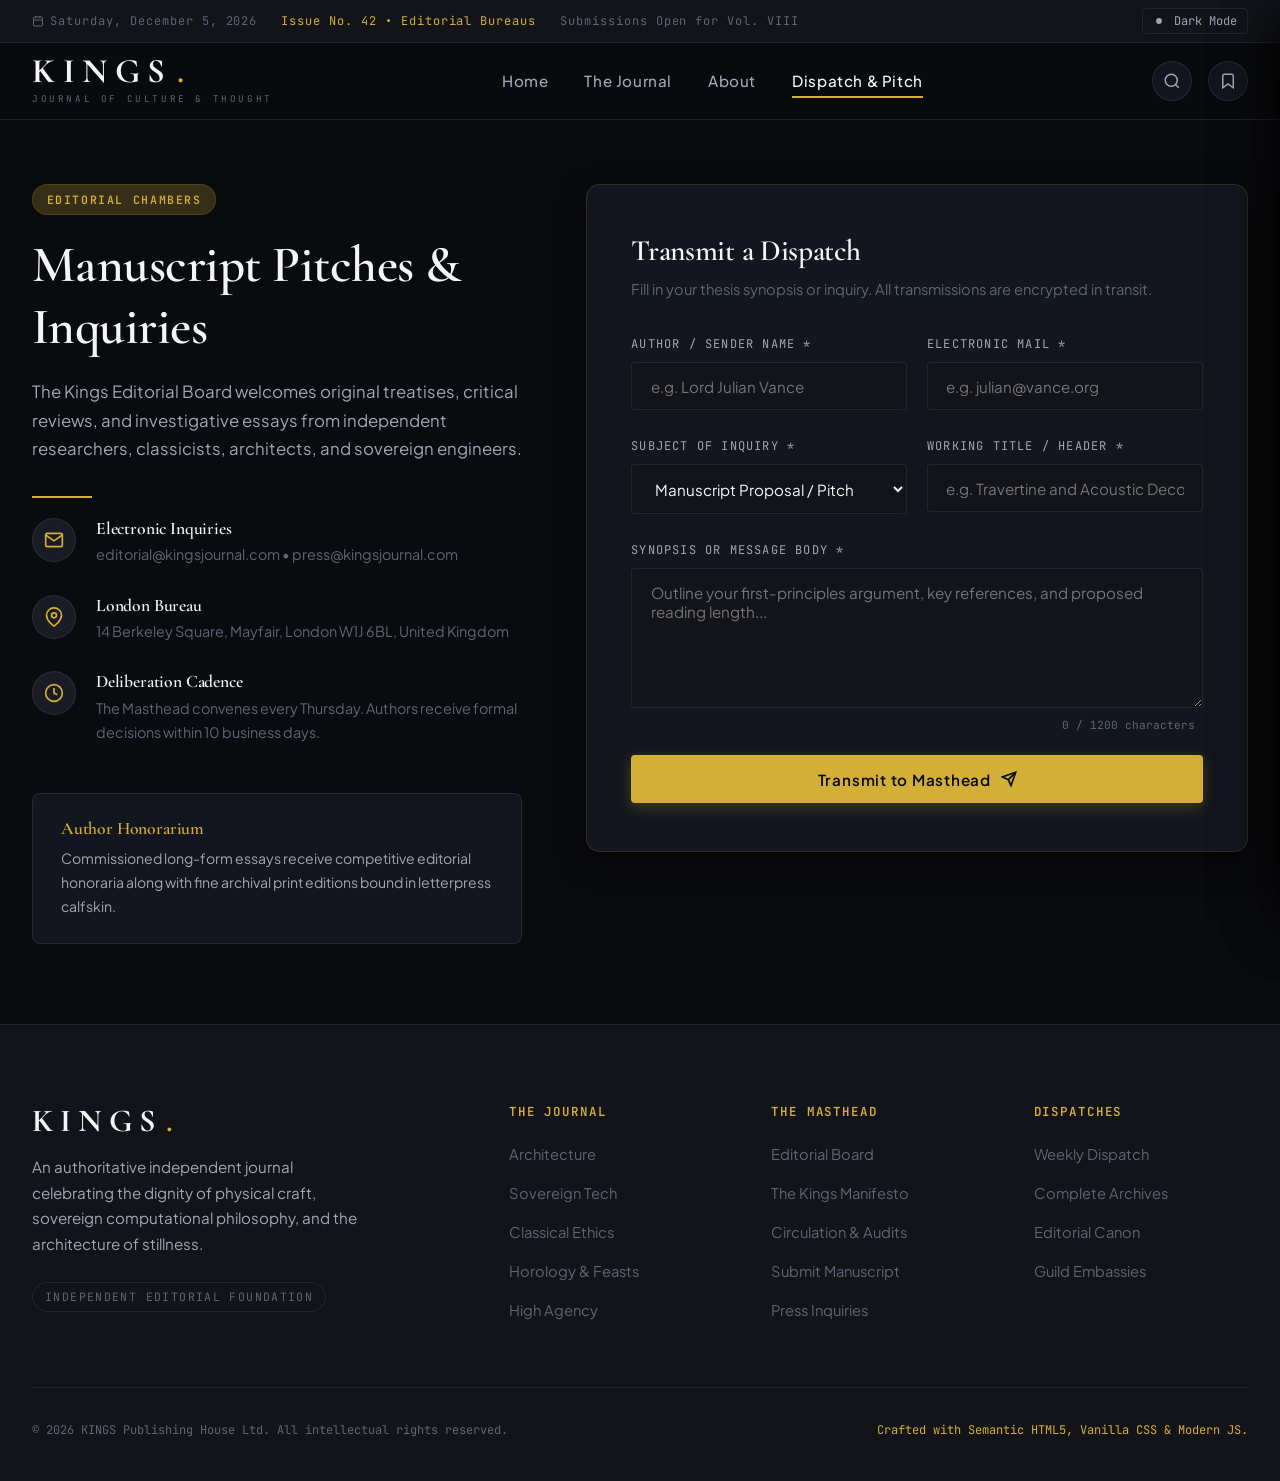
<file: contact.html>
<!DOCTYPE html>
<html lang="en" data-theme="dark">
<head>
  <meta charset="UTF-8">
  <meta name="viewport" content="width=device-width, initial-scale=1.0">
  <title>Dispatch & Pitch — KINGS Editorial Magazine</title>
  <meta name="description" content="Submit manuscript proposals, contact our London, Vienna, and Geneva bureaus, or inquire about private guild syndication.">
  <meta name="keywords" content="Contact Kings Magazine, Submit Essay, Manuscript Pitch, Editorial Board, Bureaus, London, Vienna, Geneva">

  <!-- Core Stylesheets -->
  <link rel="stylesheet" href="styles/main.css">
  <link rel="stylesheet" href="styles/components.css">
  <link rel="stylesheet" href="styles/pages.css">
</head>
<body>

  <!-- Top Global Reading Progress Bar -->
  <div id="readingProgressBar"></div>

  <!-- Masthead Utility Bar -->
  <div class="masthead-bar">
    <div class="container">
      <div class="masthead-meta">
        <span class="masthead-item">
          <svg viewBox="0 0 24 24" width="12" height="12" fill="none" stroke="currentColor" stroke-width="2">
            <rect x="3" y="4" width="18" height="18" rx="2" ry="2"></rect>
            <line x1="16" y1="2" x2="16" y2="6"></line>
            <line x1="8" y1="2" x2="8" y2="6"></line>
            <line x1="3" y1="10" x2="21" y2="10"></line>
          </svg>
          <span class="masthead-live-date">Monday, October 5, 2026</span>
        </span>
        <span class="masthead-item" style="color: var(--accent-gold);">
          Issue No. 42 • Editorial Bureaus
        </span>
        <span class="masthead-item hide-on-mobile">
          Submissions Open for Vol. VIII
        </span>
      </div>

      <div class="masthead-actions">
        <button class="theme-toggle-btn" id="themeToggleBtn" aria-label="Toggle visual theme">
          <svg class="theme-icon" viewBox="0 0 24 24">
            <circle cx="12" cy="12" r="5"></circle>
            <line x1="12" y1="1" x2="12" y2="3"></line>
            <line x1="12" y1="21" x2="12" y2="23"></line>
            <line x1="4.22" y1="4.22" x2="5.64" y2="5.64"></line>
            <line x1="18.36" y1="18.36" x2="19.78" y2="19.78"></line>
            <line x1="1" y1="12" x2="3" y2="12"></line>
            <line x1="21" y1="12" x2="23" y2="12"></line>
            <line x1="4.22" y1="19.78" x2="5.64" y2="18.36"></line>
            <line x1="18.36" y1="5.64" x2="19.78" y2="4.22"></line>
          </svg>
          <span class="theme-toggle-label">Dark Mode</span>
        </button>
      </div>
    </div>
  </div>

  <!-- Sticky Main Header Navigation -->
  <header class="site-header" id="siteHeader">
    <div class="container">
      <a href="index.html" class="brand-logo-wrap" aria-label="Kings Editorial Journal">
        <span class="brand-logo">KINGS<span class="logo-dot">.</span></span>
        <span class="brand-tagline">Journal of Culture & Thought</span>
      </a>

      <!-- Desktop Navigation Links -->
      <nav aria-label="Primary Navigation">
        <ul class="nav-links">
          <li><a href="index.html" class="nav-link">Home</a></li>
          <li><a href="blogs.html" class="nav-link">The Journal</a></li>
          <li><a href="about.html" class="nav-link">About</a></li>
          <li><a href="contact.html" class="nav-link active">Dispatch & Pitch</a></li>
        </ul>
      </nav>

      <!-- Navigation Actions -->
      <div class="nav-actions">
        <a href="blogs.html" class="nav-icon-btn" title="Search articles" aria-label="Search articles">
          <svg viewBox="0 0 24 24" fill="none" stroke="currentColor" stroke-width="2">
            <circle cx="11" cy="11" r="8"></circle>
            <line x1="21" y1="21" x2="16.65" y2="16.65"></line>
          </svg>
        </a>

        <button class="nav-icon-btn bookmarks-drawer-trigger" title="Saved essays" aria-label="Open reading list">
          <svg viewBox="0 0 24 24" fill="none" stroke="currentColor" stroke-width="2">
            <path d="M19 21l-7-5-7 5V5a2 2 0 0 1 2-2h10a2 2 0 0 1 2 2z"></path>
          </svg>
          <span class="bookmark-count-badge" style="display: none;">0</span>
        </button>

        <button class="mobile-menu-toggle" aria-label="Open navigation menu">
          <svg viewBox="0 0 24 24" fill="none" stroke="currentColor" stroke-width="2">
            <line x1="3" y1="12" x2="21" y2="12"></line>
            <line x1="3" y1="6" x2="21" y2="6"></line>
            <line x1="3" y1="18" x2="21" y2="18"></line>
          </svg>
        </button>
      </div>
    </div>
  </header>

  <!-- Mobile Drawer -->
  <div class="mobile-drawer-overlay"></div>
  <aside class="mobile-drawer" aria-label="Mobile Navigation">
    <div>
      <div class="mobile-drawer-header">
        <span class="brand-logo" style="font-size: 1.8rem;">KINGS<span class="logo-dot">.</span></span>
        <button class="reader-close-btn mobile-drawer-close" aria-label="Close menu">✕</button>
      </div>
      <ul class="mobile-drawer-links">
        <li><a href="index.html" class="mobile-nav-link">Home <span>→</span></a></li>
        <li><a href="blogs.html" class="mobile-nav-link">The Journal <span>→</span></a></li>
        <li><a href="about.html" class="mobile-nav-link">About <span>→</span></a></li>
        <li><a href="contact.html" class="mobile-nav-link active">Dispatch & Pitch <span>→</span></a></li>
      </ul>
    </div>
  </aside>

  <!-- Bookmarks Slide-out Drawer -->
  <div class="bookmarks-drawer-overlay mobile-drawer-overlay"></div>
  <aside class="bookmarks-drawer" aria-label="Saved Bookmarks">
    <div class="bookmarks-header">
      <h3 style="font-size: 1.35rem;">Reading Sanctuary</h3>
      <button class="reader-close-btn bookmarks-drawer-close" aria-label="Close reading sanctuary">✕</button>
    </div>
    <div class="bookmarks-list">
      <!-- Injected via scripts/main.js -->
    </div>
  </aside>

  <!-- Main Contact Content -->
  <main id="mainContent">
    <div class="container">
      <div class="contact-split-wrap">
        
        <!-- Left Column: Bureau Info & Guidelines -->
        <div class="contact-info-col">
          <span class="badge-gold" style="margin-bottom: 1.25rem;">Editorial Chambers</span>
          <h1>Manuscript Pitches & Inquiries</h1>
          <p>
            The Kings Editorial Board welcomes original treatises, critical reviews, and investigative essays from independent researchers, classicists, architects, and sovereign engineers.
          </p>
          <div class="gold-rule"></div>

          <div class="contact-detail-list">
            <div class="contact-detail-item">
              <div class="contact-icon-bubble">
                <svg viewBox="0 0 24 24" fill="none" stroke="currentColor" stroke-width="2">
                  <path d="M4 4h16c1.1 0 2 .9 2 2v12c0 1.1-.9 2-2 2H4c-1.1 0-2-.9-2-2V6c0-1.1.9-2 2-2z"></path>
                  <polyline points="22,6 12,13 2,6"></polyline>
                </svg>
              </div>
              <div>
                <h4>Electronic Inquiries</h4>
                <p>editorial@kingsjournal.com • press@kingsjournal.com</p>
              </div>
            </div>

            <div class="contact-detail-item">
              <div class="contact-icon-bubble">
                <svg viewBox="0 0 24 24" fill="none" stroke="currentColor" stroke-width="2">
                  <path d="M21 10c0 7-9 13-9 13s-9-6-9-13a9 9 0 0 1 18 0z"></path>
                  <circle cx="12" cy="10" r="3"></circle>
                </svg>
              </div>
              <div>
                <h4>London Bureau</h4>
                <p>14 Berkeley Square, Mayfair, London W1J 6BL, United Kingdom</p>
              </div>
            </div>

            <div class="contact-detail-item">
              <div class="contact-icon-bubble">
                <svg viewBox="0 0 24 24" fill="none" stroke="currentColor" stroke-width="2">
                  <circle cx="12" cy="12" r="10"></circle>
                  <polyline points="12 6 12 12 16 14"></polyline>
                </svg>
              </div>
              <div>
                <h4>Deliberation Cadence</h4>
                <p>The Masthead convenes every Thursday. Authors receive formal decisions within 10 business days.</p>
              </div>
            </div>
          </div>

          <div style="background: var(--bg-card); border: 1px solid var(--border-subtle); border-radius: var(--radius-md); padding: 1.5rem 1.75rem;">
            <h4 style="font-size: 1.1rem; margin-bottom: 0.5rem; color: var(--accent-gold);">Author Honorarium</h4>
            <p style="font-size: 0.88rem; color: var(--text-secondary); margin-bottom: 0;">
              Commissioned long-form essays receive competitive editorial honoraria along with fine archival print editions bound in letterpress calfskin.
            </p>
          </div>
        </div>

        <!-- Right Column: Interactive Pitch Form -->
        <div>
          <div class="pitch-form-card">
            <h3 style="font-size: 1.85rem; margin-bottom: 0.5rem;">Transmit a Dispatch</h3>
            <p style="font-size: 0.92rem; color: var(--text-muted); margin-bottom: 2rem;">
              Fill in your thesis synopsis or inquiry. All transmissions are encrypted in transit.
            </p>

            <form id="pitchForm" novalidate>
              <div class="form-row">
                <div class="form-group">
                  <label class="form-label" for="pitchName">Author / Sender Name *</label>
                  <input type="text" id="pitchName" class="form-input" placeholder="e.g. Lord Julian Vance" required>
                </div>
                <div class="form-group">
                  <label class="form-label" for="pitchEmail">Electronic Mail *</label>
                  <input type="email" id="pitchEmail" class="form-input" placeholder="e.g. julian@vance.org" required>
                </div>
              </div>

              <div class="form-row">
                <div class="form-group">
                  <label class="form-label" for="pitchType">Subject of Inquiry *</label>
                  <select id="pitchType" class="form-select">
                    <option value="pitch">Manuscript Proposal / Pitch</option>
                    <option value="press">Press & Syndication Rights</option>
                    <option value="guild">Private Guild Membership</option>
                    <option value="letter">Letter to the Chief Editor</option>
                  </select>
                </div>
                <div class="form-group">
                  <label class="form-label" for="pitchSubject">Working Title / Header *</label>
                  <input type="text" id="pitchSubject" class="form-input" placeholder="e.g. Travertine and Acoustic Decoupling" required>
                </div>
              </div>

              <div class="form-group" style="margin-bottom: 2.5rem;">
                <label class="form-label" for="pitchMessage">Synopsis or Message Body *</label>
                <textarea id="pitchMessage" class="form-textarea" placeholder="Outline your first-principles argument, key references, and proposed reading length..." required></textarea>
                <span class="char-counter" id="pitchCharCount">0 / 1200 characters</span>
              </div>

              <button type="submit" class="btn-gold" style="width: 100%; font-size: 0.95rem; padding: 0.9rem;">
                Transmit to Masthead
                <svg viewBox="0 0 24 24" width="16" height="16" fill="none" stroke="currentColor" stroke-width="2.5">
                  <line x1="22" y1="2" x2="11" y2="13"></line>
                  <polygon points="22 2 15 22 11 13 2 9 22 2"></polygon>
                </svg>
              </button>
            </form>
          </div>
        </div>

      </div>
    </div>
  </main>

  <!-- Editorial Global Footer -->
  <footer class="site-footer">
    <div class="container">
      <div class="footer-grid">
        <div class="footer-brand">
          <a href="index.html" class="brand-logo" style="font-size: 2rem;">KINGS<span class="logo-dot">.</span></a>
          <p>
            An authoritative independent journal celebrating the dignity of physical craft, sovereign computational philosophy, and the architecture of stillness.
          </p>
          <div style="margin-top: 1.5rem;">
            <span class="badge-outline">Independent Editorial Foundation</span>
          </div>
        </div>

        <div class="footer-col">
          <h5>The Journal</h5>
          <ul class="footer-links">
            <li><a href="blogs.html?cat=architecture" class="footer-link">Architecture</a></li>
            <li><a href="blogs.html?cat=technology" class="footer-link">Sovereign Tech</a></li>
            <li><a href="blogs.html?cat=philosophy" class="footer-link">Classical Ethics</a></li>
            <li><a href="blogs.html?cat=culture" class="footer-link">Horology & Feasts</a></li>
            <li><a href="blogs.html?cat=leadership" class="footer-link">High Agency</a></li>
          </ul>
        </div>

        <div class="footer-col">
          <h5>The Masthead</h5>
          <ul class="footer-links">
            <li><a href="about.html" class="footer-link">Editorial Board</a></li>
            <li><a href="about.html#manifesto" class="footer-link">The Kings Manifesto</a></li>
            <li><a href="about.html#metrics" class="footer-link">Circulation & Audits</a></li>
            <li><a href="contact.html" class="footer-link">Submit Manuscript</a></li>
            <li><a href="contact.html" class="footer-link">Press Inquiries</a></li>
          </ul>
        </div>

        <div class="footer-col">
          <h5>Dispatches</h5>
          <ul class="footer-links">
            <li><a href="index.html#dispatchHeading" class="footer-link">Weekly Dispatch</a></li>
            <li><a href="blogs.html" class="footer-link">Complete Archives</a></li>
            <li><a href="RULES.md" class="footer-link">Editorial Canon</a></li>
            <li><a href="contact.html" class="footer-link">Guild Embassies</a></li>
          </ul>
        </div>
      </div>

      <div class="footer-bottom">
        <div>© 2026 KINGS Publishing House Ltd. All intellectual rights reserved.</div>
        <div style="color: var(--accent-gold);">Crafted with Semantic HTML5, Vanilla CSS & Modern JS.</div>
      </div>
    </div>
  </footer>

  <!-- Core Scripts -->
  <script src="scripts/data.js"></script>
  <script src="scripts/main.js"></script>
  <script src="scripts/contact.js"></script>
</body>
</html>
</file>
<file: styles/main.css>
/* ==========================================================================
   KINGS EDITORIAL MAGAZINE — DESIGN SYSTEM & BASE STYLES (styles/main.css)
   ========================================================================== */

@import url('https://fonts.googleapis.com/css2?family=Cormorant+Garamond:ital,wght@0,400;0,500;0,600;0,700;1,400;1,600&family=JetBrains+Mono:wght@400;500;600&family=Plus+Jakarta+Sans:wght@300;400;500;600;700&display=swap');

:root {
  /* Fonts */
  --font-display: 'Cormorant Garamond', 'Playfair Display', Georgia, serif;
  --font-sans: 'Plus Jakarta Sans', -apple-system, BlinkMacSystemFont, 'Segoe UI', Roboto, sans-serif;
  --font-mono: 'JetBrains Mono', monospace;

  /* Theme Tokens: Default Dark (Obsidian & Royal Champagne Gold) */
  --bg-primary: #0A0B0E;
  --bg-secondary: #12141A;
  --bg-tertiary: #191C24;
  --bg-card: #13161E;
  --bg-card-hover: #1A1E29;
  --bg-glass: rgba(10, 11, 14, 0.85);

  --accent-gold: #D4AF37;
  --accent-gold-light: #F3E5AB;
  --accent-gold-muted: rgba(212, 175, 55, 0.22);
  --accent-amber: #F59E0B;
  --accent-hover: #E6C25B;

  --text-primary: #F4F5F7;
  --text-secondary: #A0A6B5;
  --text-muted: #5E6575;
  --text-gold: #E5C158;

  --border-hairline: rgba(212, 175, 55, 0.16);
  --border-subtle: rgba(255, 255, 255, 0.08);
  --border-focus: rgba(212, 175, 55, 0.55);

  --shadow-sm: 0 4px 12px rgba(0, 0, 0, 0.35);
  --shadow-md: 0 10px 30px rgba(0, 0, 0, 0.5);
  --shadow-lg: 0 20px 50px rgba(0, 0, 0, 0.7);
  --shadow-gold: 0 0 25px rgba(212, 175, 55, 0.15);

  --radius-sm: 4px;
  --radius-md: 8px;
  --radius-lg: 14px;
  --radius-pill: 9999px;

  --transition-fast: 0.18s cubic-bezier(0.16, 1, 0.3, 1);
  --transition-smooth: 0.35s cubic-bezier(0.16, 1, 0.3, 1);
  --transition-slow: 0.6s cubic-bezier(0.16, 1, 0.3, 1);

  --container-max: 1280px;
  --container-narrow: 840px;
}

/* Light Theme: Editorial Alabaster & Imperial Ink */
[data-theme="light"] {
  --bg-primary: #FAF7F2;
  --bg-secondary: #F3ECE1;
  --bg-tertiary: #E8E0D2;
  --bg-card: #FFFFFF;
  --bg-card-hover: #FCFBF9;
  --bg-glass: rgba(250, 247, 242, 0.88);

  --accent-gold: #9E7814;
  --accent-gold-light: #5A4305;
  --accent-gold-muted: rgba(158, 120, 20, 0.18);
  --accent-amber: #D97706;
  --accent-hover: #7F600E;

  --text-primary: #12151D;
  --text-secondary: #484E5E;
  --text-muted: #7A8194;
  --text-gold: #8E6B10;

  --border-hairline: rgba(158, 120, 20, 0.22);
  --border-subtle: rgba(0, 0, 0, 0.08);
  --border-focus: rgba(158, 120, 20, 0.55);

  --shadow-sm: 0 4px 12px rgba(0, 0, 0, 0.06);
  --shadow-md: 0 10px 30px rgba(0, 0, 0, 0.09);
  --shadow-lg: 0 20px 50px rgba(0, 0, 0, 0.12);
  --shadow-gold: 0 0 20px rgba(158, 120, 20, 0.12);
}

/* CSS Reset */
*, *::before, *::after {
  box-sizing: border-box;
  margin: 0;
  padding: 0;
}

html {
  font-size: 16px;
  scroll-behavior: smooth;
  -webkit-font-smoothing: antialiased;
  -moz-osx-font-smoothing: grayscale;
}

body {
  font-family: var(--font-sans);
  background-color: var(--bg-primary);
  color: var(--text-primary);
  line-height: 1.7;
  overflow-x: hidden;
  transition: background-color var(--transition-smooth), color var(--transition-smooth);
  min-height: 100vh;
  display: flex;
  flex-direction: column;
}

/* Custom Scrollbar */
::-webkit-scrollbar {
  width: 8px;
}
::-webkit-scrollbar-track {
  background: var(--bg-primary);
}
::-webkit-scrollbar-thumb {
  background: var(--bg-tertiary);
  border-radius: var(--radius-pill);
  border: 2px solid var(--bg-primary);
}
::-webkit-scrollbar-thumb:hover {
  background: var(--accent-gold);
}

/* Reading Progress Bar (top fixed) */
#readingProgressBar {
  position: fixed;
  top: 0;
  left: 0;
  height: 3px;
  width: 0%;
  background: linear-gradient(90deg, var(--accent-gold), var(--accent-amber));
  z-index: 9999;
  transition: width 0.1s ease-out;
  box-shadow: 0 0 10px var(--accent-gold);
}

/* Layout Utilities */
.container {
  width: 100%;
  max-width: var(--container-max);
  margin-left: auto;
  margin-right: auto;
  padding-left: 2rem;
  padding-right: 2rem;
}

.container-narrow {
  max-width: var(--container-narrow);
}

/* Typography Defaults */
h1, h2, h3, h4, h5, h6 {
  font-family: var(--font-display);
  font-weight: 600;
  color: var(--text-primary);
  line-height: 1.2;
  letter-spacing: -0.01em;
}

h1 { font-size: clamp(2.5rem, 5vw, 4.25rem); }
h2 { font-size: clamp(2rem, 3.5vw, 2.75rem); }
h3 { font-size: clamp(1.4rem, 2.2vw, 1.85rem); }
h4 { font-size: 1.25rem; }

p {
  color: var(--text-secondary);
  font-size: 1.05rem;
  margin-bottom: 1.25rem;
}

a {
  color: inherit;
  text-decoration: none;
  transition: color var(--transition-fast);
}

img {
  max-width: 100%;
  height: auto;
  display: block;
  object-fit: cover;
}

button, input, textarea, select {
  font-family: inherit;
  font-size: inherit;
  outline: none;
  border: none;
}

ul, ol {
  list-style-position: inside;
}

/* Editorial Badges & Pills */
.badge-gold {
  display: inline-flex;
  align-items: center;
  gap: 0.4rem;
  font-family: var(--font-mono);
  font-size: 0.72rem;
  text-transform: uppercase;
  letter-spacing: 0.14em;
  font-weight: 600;
  color: var(--accent-gold);
  background: var(--accent-gold-muted);
  border: 1px solid var(--border-hairline);
  padding: 0.3rem 0.85rem;
  border-radius: var(--radius-pill);
}

.badge-outline {
  display: inline-flex;
  align-items: center;
  gap: 0.4rem;
  font-family: var(--font-mono);
  font-size: 0.72rem;
  text-transform: uppercase;
  letter-spacing: 0.12em;
  color: var(--text-muted);
  border: 1px solid var(--border-subtle);
  padding: 0.25rem 0.75rem;
  border-radius: var(--radius-pill);
}

/* Gold Divider */
.gold-rule {
  width: 60px;
  height: 2px;
  background: var(--accent-gold);
  margin: 1.25rem 0;
}

.gold-rule-center {
  margin-left: auto;
  margin-right: auto;
}

/* Selection Highlight */
::selection {
  background: var(--accent-gold);
  color: #0A0B0E;
}

@media (max-width: 768px) {
  .container {
    padding-left: 1.25rem;
    padding-right: 1.25rem;
  }
}
</file>
<file: styles/components.css>
/* ==========================================================================
   KINGS EDITORIAL MAGAZINE — REUSABLE COMPONENTS (styles/components.css)
   ========================================================================== */

/* --------------------------------------------------------------------------
   1. Masthead Utility Bar
   -------------------------------------------------------------------------- */
.masthead-bar {
  background: var(--bg-secondary);
  border-bottom: 1px solid var(--border-subtle);
  padding: 0.5rem 0;
  font-family: var(--font-mono);
  font-size: 0.75rem;
  letter-spacing: 0.08em;
  color: var(--text-muted);
}

.masthead-bar .container {
  display: flex;
  align-items: center;
  justify-content: space-between;
  gap: 1rem;
}

.masthead-meta {
  display: flex;
  align-items: center;
  gap: 1.5rem;
}

.masthead-item {
  display: inline-flex;
  align-items: center;
  gap: 0.4rem;
}

.masthead-actions {
  display: flex;
  align-items: center;
  gap: 1.25rem;
}

.theme-toggle-btn {
  background: transparent;
  color: var(--text-secondary);
  cursor: pointer;
  display: inline-flex;
  align-items: center;
  gap: 0.5rem;
  font-family: var(--font-mono);
  font-size: 0.75rem;
  padding: 0.25rem 0.6rem;
  border-radius: var(--radius-sm);
  border: 1px solid var(--border-subtle);
  transition: all var(--transition-fast);
}

.theme-toggle-btn:hover {
  color: var(--accent-gold);
  border-color: var(--accent-gold);
  background: var(--accent-gold-muted);
}

.theme-icon {
  width: 14px;
  height: 14px;
  fill: currentColor;
}

/* --------------------------------------------------------------------------
   2. Main Navigation Header (Sticky Glassmorphic)
   -------------------------------------------------------------------------- */
.site-header {
  position: sticky;
  top: 0;
  z-index: 900;
  background: var(--bg-glass);
  backdrop-filter: blur(14px);
  -webkit-backdrop-filter: blur(14px);
  border-bottom: 1px solid var(--border-hairline);
  transition: background-color var(--transition-smooth);
}

.site-header .container {
  display: flex;
  align-items: center;
  justify-content: space-between;
  height: 76px;
}

.brand-logo-wrap {
  display: flex;
  flex-direction: column;
}

.brand-logo {
  font-family: var(--font-display);
  font-size: 2.15rem;
  font-weight: 700;
  letter-spacing: 0.22em;
  color: var(--text-primary);
  line-height: 1;
  text-transform: uppercase;
  display: inline-flex;
  align-items: baseline;
  gap: 0.25rem;
}

.brand-logo .logo-dot {
  color: var(--accent-gold);
}

.brand-tagline {
  font-family: var(--font-mono);
  font-size: 0.58rem;
  letter-spacing: 0.28em;
  text-transform: uppercase;
  color: var(--text-muted);
  margin-top: 0.2rem;
}

/* Navigation Links */
.nav-links {
  display: flex;
  align-items: center;
  gap: 2.25rem;
  list-style: none;
}

.nav-link {
  font-size: 0.95rem;
  font-weight: 500;
  color: var(--text-secondary);
  letter-spacing: 0.04em;
  position: relative;
  padding: 0.5rem 0;
  transition: color var(--transition-fast);
}

.nav-link:hover,
.nav-link.active {
  color: var(--text-primary);
}

.nav-link::after {
  content: '';
  position: absolute;
  bottom: 0;
  left: 0;
  width: 0%;
  height: 2px;
  background: var(--accent-gold);
  transition: width var(--transition-smooth);
}

.nav-link:hover::after,
.nav-link.active::after {
  width: 100%;
}

/* Header Utilities */
.nav-actions {
  display: flex;
  align-items: center;
  gap: 1rem;
}

.nav-icon-btn {
  background: var(--bg-card);
  border: 1px solid var(--border-subtle);
  color: var(--text-secondary);
  width: 40px;
  height: 40px;
  border-radius: var(--radius-pill);
  display: flex;
  align-items: center;
  justify-content: center;
  cursor: pointer;
  position: relative;
  transition: all var(--transition-fast);
}

.nav-icon-btn:hover {
  color: var(--accent-gold);
  border-color: var(--accent-gold);
  background: var(--accent-gold-muted);
  transform: translateY(-1px);
}

.nav-icon-btn svg {
  width: 18px;
  height: 18px;
}

.bookmark-count-badge {
  position: absolute;
  top: -4px;
  right: -4px;
  background: var(--accent-gold);
  color: #0A0B0E;
  font-family: var(--font-mono);
  font-size: 0.65rem;
  font-weight: 700;
  width: 18px;
  height: 18px;
  border-radius: 50%;
  display: flex;
  align-items: center;
  justify-content: center;
  line-height: 1;
}

.mobile-menu-toggle {
  display: none;
  background: transparent;
  color: var(--text-primary);
  width: 40px;
  height: 40px;
  border-radius: var(--radius-md);
  border: 1px solid var(--border-subtle);
  align-items: center;
  justify-content: center;
  cursor: pointer;
}

.mobile-menu-toggle svg {
  width: 20px;
  height: 20px;
}

/* --------------------------------------------------------------------------
   3. Mobile Navigation Drawer
   -------------------------------------------------------------------------- */
.mobile-drawer-overlay {
  position: fixed;
  inset: 0;
  background: rgba(0, 0, 0, 0.7);
  backdrop-filter: blur(8px);
  z-index: 990;
  opacity: 0;
  pointer-events: none;
  transition: opacity var(--transition-smooth);
}

.mobile-drawer-overlay.active {
  opacity: 1;
  pointer-events: auto;
}

.mobile-drawer {
  position: fixed;
  top: 0;
  right: 0;
  width: 320px;
  max-width: 85vw;
  height: 100%;
  background: var(--bg-secondary);
  border-left: 1px solid var(--border-hairline);
  z-index: 995;
  padding: 2.5rem 1.75rem;
  display: flex;
  flex-direction: column;
  justify-content: space-between;
  transform: translateX(100%);
  transition: transform var(--transition-smooth);
  box-shadow: var(--shadow-lg);
}

.mobile-drawer.active {
  transform: translateX(0);
}

.mobile-drawer-header {
  display: flex;
  align-items: center;
  justify-content: space-between;
  margin-bottom: 2.5rem;
}

.mobile-drawer-links {
  list-style: none;
  display: flex;
  flex-direction: column;
  gap: 1.5rem;
}

.mobile-nav-link {
  font-family: var(--font-display);
  font-size: 1.65rem;
  color: var(--text-primary);
  display: flex;
  align-items: center;
  justify-content: space-between;
}

.mobile-nav-link.active {
  color: var(--accent-gold);
}

/* --------------------------------------------------------------------------
   4. Buttons & Interactive Controls
   -------------------------------------------------------------------------- */
.btn-gold {
  background: var(--accent-gold);
  color: #0A0B0E;
  font-weight: 600;
  font-size: 0.9rem;
  letter-spacing: 0.05em;
  padding: 0.75rem 1.6rem;
  border-radius: var(--radius-sm);
  display: inline-flex;
  align-items: center;
  justify-content: center;
  gap: 0.6rem;
  cursor: pointer;
  transition: all var(--transition-fast);
  box-shadow: 0 4px 15px rgba(212, 175, 55, 0.25);
}

.btn-gold:hover {
  background: var(--accent-hover);
  transform: translateY(-2px);
  box-shadow: 0 6px 20px rgba(212, 175, 55, 0.4);
}

.btn-outline {
  background: transparent;
  color: var(--text-primary);
  border: 1px solid var(--border-hairline);
  font-weight: 500;
  font-size: 0.9rem;
  letter-spacing: 0.05em;
  padding: 0.75rem 1.6rem;
  border-radius: var(--radius-sm);
  display: inline-flex;
  align-items: center;
  justify-content: center;
  gap: 0.6rem;
  cursor: pointer;
  transition: all var(--transition-fast);
}

.btn-outline:hover {
  border-color: var(--accent-gold);
  color: var(--accent-gold);
  background: var(--accent-gold-muted);
  transform: translateY(-2px);
}

/* --------------------------------------------------------------------------
   5. Editorial Cards (Bespoke Anti-Slop Architecture)
   -------------------------------------------------------------------------- */
.card-article {
  background: var(--bg-card);
  border: 1px solid var(--border-subtle);
  border-radius: var(--radius-md);
  overflow: hidden;
  display: flex;
  flex-direction: column;
  transition: all var(--transition-smooth);
  position: relative;
}

.card-article:hover {
  border-color: var(--border-hairline);
  transform: translateY(-4px);
  box-shadow: var(--shadow-gold), var(--shadow-md);
}

.card-image-wrap {
  position: relative;
  width: 100%;
  aspect-ratio: 16 / 10;
  overflow: hidden;
  background: var(--bg-tertiary);
}

.card-image {
  width: 100%;
  height: 100%;
  object-fit: cover;
  transition: transform var(--transition-slow);
}

.card-article:hover .card-image {
  transform: scale(1.05);
}

.card-image-overlay {
  position: absolute;
  inset: 0;
  background: linear-gradient(180deg, transparent 40%, rgba(10, 11, 14, 0.8) 100%);
  pointer-events: none;
}

.card-top-badges {
  position: absolute;
  top: 1rem;
  left: 1rem;
  right: 1rem;
  display: flex;
  justify-content: space-between;
  align-items: center;
  z-index: 2;
}

.card-bookmark-btn {
  background: rgba(10, 11, 14, 0.65);
  backdrop-filter: blur(6px);
  border: 1px solid rgba(255, 255, 255, 0.15);
  color: #FFFFFF;
  width: 34px;
  height: 34px;
  border-radius: 50%;
  display: flex;
  align-items: center;
  justify-content: center;
  cursor: pointer;
  transition: all var(--transition-fast);
}

.card-bookmark-btn:hover,
.card-bookmark-btn.saved {
  background: var(--accent-gold);
  color: #0A0B0E;
  border-color: var(--accent-gold);
}

.card-bookmark-btn svg {
  width: 16px;
  height: 16px;
}

.card-body {
  padding: 1.5rem 1.6rem;
  display: flex;
  flex-direction: column;
  flex: 1;
}

.card-meta-line {
  display: flex;
  align-items: center;
  gap: 0.85rem;
  font-family: var(--font-mono);
  font-size: 0.75rem;
  color: var(--text-muted);
  margin-bottom: 0.75rem;
}

.card-title {
  font-family: var(--font-display);
  font-size: 1.45rem;
  line-height: 1.25;
  margin-bottom: 0.75rem;
  color: var(--text-primary);
  transition: color var(--transition-fast);
  cursor: pointer;
}

.card-title:hover {
  color: var(--accent-gold);
}

.card-excerpt {
  font-size: 0.92rem;
  color: var(--text-secondary);
  line-height: 1.6;
  margin-bottom: 1.25rem;
  display: -webkit-box;
  -webkit-line-clamp: 3;
  -webkit-box-orient: vertical;
  overflow: hidden;
}

.card-footer {
  margin-top: auto;
  padding-top: 1rem;
  border-top: 1px solid var(--border-subtle);
  display: flex;
  align-items: center;
  justify-content: space-between;
}

.author-chip {
  display: flex;
  align-items: center;
  gap: 0.65rem;
}

.author-avatar {
  width: 32px;
  height: 32px;
  border-radius: 50%;
  border: 1px solid var(--border-hairline);
}

.author-name {
  font-size: 0.84rem;
  font-weight: 500;
  color: var(--text-primary);
}

.read-link {
  font-family: var(--font-mono);
  font-size: 0.76rem;
  text-transform: uppercase;
  letter-spacing: 0.1em;
  font-weight: 600;
  color: var(--accent-gold);
  display: inline-flex;
  align-items: center;
  gap: 0.35rem;
  cursor: pointer;
}

.read-link:hover {
  color: var(--accent-hover);
  transform: translateX(3px);
}

/* --------------------------------------------------------------------------
   6. Reading Modal (Bespoke Distraction-Free Article Experience)
   -------------------------------------------------------------------------- */
.reader-modal-overlay {
  position: fixed;
  inset: 0;
  background: rgba(5, 6, 8, 0.85);
  backdrop-filter: blur(12px);
  -webkit-backdrop-filter: blur(12px);
  z-index: 1000;
  opacity: 0;
  pointer-events: none;
  transition: opacity var(--transition-smooth);
  display: flex;
  justify-content: center;
  align-items: flex-start;
  overflow-y: auto;
  padding: 3rem 1rem;
}

.reader-modal-overlay.active {
  opacity: 1;
  pointer-events: auto;
}

.reader-modal {
  background: var(--bg-card);
  border: 1px solid var(--border-hairline);
  border-radius: var(--radius-lg);
  width: 100%;
  max-width: 860px;
  box-shadow: var(--shadow-lg), var(--shadow-gold);
  position: relative;
  overflow: hidden;
  margin-top: 1rem;
  transform: translateY(20px);
  transition: transform var(--transition-smooth);
}

.reader-modal-overlay.active .reader-modal {
  transform: translateY(0);
}

.reader-toolbar {
  position: sticky;
  top: 0;
  background: var(--bg-card);
  border-bottom: 1px solid var(--border-subtle);
  padding: 0.85rem 1.75rem;
  display: flex;
  align-items: center;
  justify-content: space-between;
  z-index: 10;
}

.reader-toolbar-left {
  display: flex;
  align-items: center;
  gap: 1rem;
}

.reader-toolbar-right {
  display: flex;
  align-items: center;
  gap: 0.75rem;
}

.reader-btn {
  background: var(--bg-tertiary);
  border: 1px solid var(--border-subtle);
  color: var(--text-secondary);
  padding: 0.4rem 0.8rem;
  border-radius: var(--radius-sm);
  font-family: var(--font-mono);
  font-size: 0.75rem;
  cursor: pointer;
  display: inline-flex;
  align-items: center;
  gap: 0.4rem;
  transition: all var(--transition-fast);
}

.reader-btn:hover {
  color: var(--accent-gold);
  border-color: var(--accent-gold);
}

.reader-close-btn {
  background: var(--bg-tertiary);
  border: 1px solid var(--border-subtle);
  color: var(--text-primary);
  width: 36px;
  height: 36px;
  border-radius: 50%;
  cursor: pointer;
  display: flex;
  align-items: center;
  justify-content: center;
  transition: all var(--transition-fast);
}

.reader-close-btn:hover {
  background: var(--accent-gold);
  color: #0A0B0E;
}

.reader-hero-image {
  width: 100%;
  max-height: 400px;
  object-fit: cover;
}

.reader-content-wrap {
  padding: 2.5rem 3rem 4rem;
}

.reader-meta-header {
  margin-bottom: 2rem;
  padding-bottom: 1.5rem;
  border-bottom: 1px solid var(--border-subtle);
}

.reader-title {
  font-size: clamp(2rem, 4vw, 3rem);
  margin-top: 1rem;
  margin-bottom: 1.25rem;
  line-height: 1.15;
}

.reader-author-bar {
  display: flex;
  align-items: center;
  gap: 1rem;
}

.reader-author-img {
  width: 46px;
  height: 46px;
  border-radius: 50%;
  border: 1px solid var(--accent-gold);
}

.reader-author-info h5 {
  font-size: 0.95rem;
  font-weight: 600;
  color: var(--text-primary);
}

.reader-author-info p {
  font-size: 0.8rem;
  color: var(--text-muted);
  margin-bottom: 0;
}

/* Article Body Typography inside Reader */
.reader-body {
  font-size: 1.12rem;
  line-height: 1.85;
  color: var(--text-secondary);
}

.reader-body p {
  margin-bottom: 1.75rem;
}

.reader-body .article-lead {
  font-size: 1.35rem;
  line-height: 1.6;
  color: var(--text-primary);
  font-family: var(--font-display);
}

.reader-body .article-lead::first-letter {
  font-size: 3.8rem;
  float: left;
  line-height: 0.8;
  margin: 0.15rem 0.65rem 0 0;
  color: var(--accent-gold);
  font-family: var(--font-display);
  font-weight: 700;
}

.reader-body .editorial-pullquote {
  border-left: 3px solid var(--accent-gold);
  padding: 1.25rem 0 1.25rem 2rem;
  margin: 2.5rem 0;
  font-family: var(--font-display);
  font-size: 1.75rem;
  font-style: italic;
  color: var(--text-primary);
  background: var(--bg-tertiary);
  border-radius: 0 var(--radius-md) var(--radius-md) 0;
}

.reader-body h3 {
  font-size: 1.8rem;
  margin-top: 2.5rem;
  margin-bottom: 1.2rem;
  color: var(--text-primary);
}

.reader-body ul, .reader-body ol {
  margin-bottom: 1.75rem;
  padding-left: 1.5rem;
}

.reader-body li {
  margin-bottom: 0.65rem;
}

/* --------------------------------------------------------------------------
   7. Bookmarks Slide-Out Drawer
   -------------------------------------------------------------------------- */
.bookmarks-drawer {
  position: fixed;
  top: 0;
  right: 0;
  width: 420px;
  max-width: 90vw;
  height: 100%;
  background: var(--bg-secondary);
  border-left: 1px solid var(--border-hairline);
  z-index: 998;
  display: flex;
  flex-direction: column;
  transform: translateX(100%);
  transition: transform var(--transition-smooth);
  box-shadow: var(--shadow-lg);
}

.bookmarks-drawer.active {
  transform: translateX(0);
}

.bookmarks-header {
  padding: 1.5rem 1.75rem;
  border-bottom: 1px solid var(--border-subtle);
  display: flex;
  align-items: center;
  justify-content: space-between;
}

.bookmarks-list {
  padding: 1.5rem;
  overflow-y: auto;
  flex: 1;
  display: flex;
  flex-direction: column;
  gap: 1rem;
}

.bookmark-item {
  background: var(--bg-card);
  border: 1px solid var(--border-subtle);
  border-radius: var(--radius-sm);
  padding: 1rem;
  display: flex;
  gap: 1rem;
  position: relative;
}

.bookmark-item:hover {
  border-color: var(--border-hairline);
}

.bookmark-thumb {
  width: 70px;
  height: 70px;
  border-radius: var(--radius-sm);
  object-fit: cover;
  flex-shrink: 0;
}

.bookmark-item-title {
  font-family: var(--font-display);
  font-size: 1.05rem;
  line-height: 1.2;
  margin-bottom: 0.35rem;
  cursor: pointer;
}

.bookmark-item-title:hover {
  color: var(--accent-gold);
}

.bookmark-remove-btn {
  background: transparent;
  color: var(--text-muted);
  cursor: pointer;
  padding: 0.2rem;
  border-radius: var(--radius-sm);
  align-self: flex-start;
}

.bookmark-remove-btn:hover {
  color: #EF4444;
}

/* --------------------------------------------------------------------------
   8. The Kings Dispatch (Luxury Newsletter Component)
   -------------------------------------------------------------------------- */
.dispatch-card {
  background: linear-gradient(135deg, var(--bg-secondary) 0%, var(--bg-tertiary) 100%);
  border: 1px solid var(--border-hairline);
  border-radius: var(--radius-lg);
  padding: 3.5rem 2.5rem;
  text-align: center;
  position: relative;
  overflow: hidden;
  box-shadow: var(--shadow-md);
}

.dispatch-card::before {
  content: '';
  position: absolute;
  top: -50px;
  left: 50%;
  transform: translateX(-50%);
  width: 300px;
  height: 150px;
  background: radial-gradient(circle, var(--accent-gold-muted) 0%, transparent 70%);
  pointer-events: none;
}

.dispatch-title {
  font-size: clamp(2rem, 3.5vw, 2.75rem);
  margin-bottom: 0.75rem;
}

.dispatch-sub {
  max-width: 580px;
  margin-left: auto;
  margin-right: auto;
  margin-bottom: 2rem;
}

.dispatch-form {
  display: flex;
  max-width: 520px;
  margin: 0 auto;
  gap: 0.75rem;
}

.dispatch-input {
  flex: 1;
  background: var(--bg-card);
  border: 1px solid var(--border-subtle);
  border-radius: var(--radius-sm);
  padding: 0.85rem 1.25rem;
  color: var(--text-primary);
  font-size: 0.95rem;
  transition: border-color var(--transition-fast);
}

.dispatch-input:focus {
  border-color: var(--accent-gold);
}

/* --------------------------------------------------------------------------
   9. Toast Notification System
   -------------------------------------------------------------------------- */
.toast-container {
  position: fixed;
  bottom: 2rem;
  right: 2rem;
  z-index: 9999;
  display: flex;
  flex-direction: column;
  gap: 0.75rem;
  pointer-events: none;
}

.toast {
  pointer-events: auto;
  background: var(--bg-card);
  border: 1px solid var(--border-hairline);
  color: var(--text-primary);
  box-shadow: var(--shadow-lg), var(--shadow-gold);
  padding: 0.9rem 1.4rem;
  border-radius: var(--radius-md);
  font-size: 0.88rem;
  display: flex;
  align-items: center;
  gap: 0.75rem;
  animation: slideToastIn 0.3s ease forwards;
  max-width: 360px;
}

.toast-gold-dot {
  width: 8px;
  height: 8px;
  border-radius: 50%;
  background: var(--accent-gold);
  flex-shrink: 0;
  box-shadow: 0 0 8px var(--accent-gold);
}

@keyframes slideToastIn {
  from {
    transform: translateY(20px);
    opacity: 0;
  }
  to {
    transform: translateY(0);
    opacity: 1;
  }
}

/* --------------------------------------------------------------------------
   10. Editorial Footer
   -------------------------------------------------------------------------- */
.site-footer {
  background: var(--bg-secondary);
  border-top: 1px solid var(--border-subtle);
  padding: 5rem 0 2.5rem;
  margin-top: auto;
}

.footer-grid {
  display: grid;
  grid-template-columns: 2fr 1fr 1fr 1fr;
  gap: 3rem;
  margin-bottom: 4rem;
}

.footer-brand p {
  font-size: 0.95rem;
  max-width: 340px;
  margin-top: 1rem;
}

.footer-col h5 {
  font-family: var(--font-mono);
  font-size: 0.78rem;
  text-transform: uppercase;
  letter-spacing: 0.15em;
  color: var(--accent-gold);
  margin-bottom: 1.25rem;
}

.footer-links {
  list-style: none;
  display: flex;
  flex-direction: column;
  gap: 0.75rem;
}

.footer-link {
  font-size: 0.92rem;
  color: var(--text-muted);
  transition: color var(--transition-fast);
}

.footer-link:hover {
  color: var(--text-primary);
  padding-left: 4px;
}

.footer-bottom {
  border-top: 1px solid var(--border-subtle);
  padding-top: 2rem;
  display: flex;
  align-items: center;
  justify-content: space-between;
  font-family: var(--font-mono);
  font-size: 0.75rem;
  color: var(--text-muted);
}

/* Responsive adjustments */
@media (max-width: 1024px) {
  .footer-grid {
    grid-template-columns: 1fr 1fr;
    gap: 2.5rem;
  }
}

@media (max-width: 768px) {
  .nav-links {
    display: none;
  }
  .mobile-menu-toggle {
    display: inline-flex;
  }
  .footer-grid {
    grid-template-columns: 1fr;
    gap: 2rem;
  }
  .footer-bottom {
    flex-direction: column;
    gap: 1rem;
    text-align: center;
  }
  .dispatch-form {
    flex-direction: column;
  }
  .reader-content-wrap {
    padding: 1.5rem 1.25rem 2.5rem;
  }
  .reader-body .editorial-pullquote {
    font-size: 1.35rem;
    padding-left: 1.25rem;
  }
}
</file>
<file: styles/pages.css>
/* ==========================================================================
   KINGS EDITORIAL MAGAZINE — PAGE-SPECIFIC LAYOUTS (styles/pages.css)
   ========================================================================== */

/* --------------------------------------------------------------------------
   1. Home Page Layouts
   -------------------------------------------------------------------------- */
.section-spacer {
  padding: 5rem 0;
}

.section-spacer-sm {
  padding: 3rem 0;
}

.section-heading-wrap {
  display: flex;
  align-items: flex-end;
  justify-content: space-between;
  margin-bottom: 2.75rem;
  border-bottom: 1px solid var(--border-subtle);
  padding-bottom: 1.25rem;
}

.section-title-group h2 {
  font-size: clamp(1.85rem, 3.2vw, 2.5rem);
}

.section-subtitle {
  font-family: var(--font-mono);
  font-size: 0.76rem;
  letter-spacing: 0.12em;
  text-transform: uppercase;
  color: var(--accent-gold);
  margin-bottom: 0.35rem;
}

.section-action-link {
  font-family: var(--font-mono);
  font-size: 0.8rem;
  letter-spacing: 0.08em;
  text-transform: uppercase;
  color: var(--text-secondary);
  display: inline-flex;
  align-items: center;
  gap: 0.4rem;
  transition: color var(--transition-fast);
}

.section-action-link:hover {
  color: var(--accent-gold);
  transform: translateX(3px);
}

/* The Lead Story (Asymmetric Magazine Hero) */
.lead-story-card {
  display: grid;
  grid-template-columns: 1.35fr 1fr;
  background: var(--bg-card);
  border: 1px solid var(--border-hairline);
  border-radius: var(--radius-lg);
  overflow: hidden;
  box-shadow: var(--shadow-md);
  transition: all var(--transition-smooth);
}

.lead-story-card:hover {
  border-color: var(--accent-gold);
  box-shadow: var(--shadow-gold), var(--shadow-lg);
}

.lead-image-wrap {
  position: relative;
  min-height: 480px;
  overflow: hidden;
}

.lead-image {
  width: 100%;
  height: 100%;
  object-fit: cover;
  transition: transform var(--transition-slow);
}

.lead-story-card:hover .lead-image {
  transform: scale(1.04);
}

.lead-content {
  padding: 3.5rem 3rem;
  display: flex;
  flex-direction: column;
  justify-content: center;
}

.lead-meta {
  display: flex;
  align-items: center;
  gap: 1rem;
  margin-bottom: 1.25rem;
}

.lead-title {
  font-size: clamp(2rem, 3vw, 2.85rem);
  line-height: 1.15;
  margin-bottom: 1.25rem;
  cursor: pointer;
  transition: color var(--transition-fast);
}

.lead-title:hover {
  color: var(--accent-gold);
}

.lead-excerpt {
  font-size: 1.08rem;
  color: var(--text-secondary);
  line-height: 1.7;
  margin-bottom: 2rem;
}

.lead-footer {
  display: flex;
  align-items: center;
  justify-content: space-between;
  padding-top: 1.5rem;
  border-top: 1px solid var(--border-subtle);
}

/* Magazine 3-Column Grid */
.magazine-grid {
  display: grid;
  grid-template-columns: repeat(3, 1fr);
  gap: 2rem;
}

/* Category Taxonomy Strip */
.category-strip {
  display: grid;
  grid-template-columns: repeat(auto-fit, minmax(180px, 1fr));
  gap: 1.25rem;
}

.category-tile {
  background: var(--bg-card);
  border: 1px solid var(--border-subtle);
  border-radius: var(--radius-md);
  padding: 1.75rem 1.25rem;
  text-align: center;
  transition: all var(--transition-fast);
  cursor: pointer;
}

.category-tile:hover {
  border-color: var(--accent-gold);
  transform: translateY(-3px);
  background: var(--bg-tertiary);
}

.category-tile h4 {
  font-size: 1.2rem;
  margin-bottom: 0.35rem;
}

.category-tile span {
  font-family: var(--font-mono);
  font-size: 0.72rem;
  color: var(--text-muted);
}

/* Quote Breakout Banner */
.quote-breakout {
  background: var(--bg-secondary);
  border-top: 1px solid var(--border-hairline);
  border-bottom: 1px solid var(--border-hairline);
  padding: 5rem 0;
  text-align: center;
  position: relative;
}

.quote-breakout blockquote {
  font-family: var(--font-display);
  font-size: clamp(1.8rem, 3.2vw, 2.75rem);
  font-style: italic;
  max-width: 900px;
  margin: 0 auto 1.5rem;
  line-height: 1.35;
  color: var(--text-primary);
}

.quote-author {
  font-family: var(--font-mono);
  font-size: 0.85rem;
  letter-spacing: 0.15em;
  text-transform: uppercase;
  color: var(--accent-gold);
}

/* --------------------------------------------------------------------------
   2. Blogs Catalog Page
   -------------------------------------------------------------------------- */
.catalog-hero {
  padding: 4rem 0 2.5rem;
  text-align: center;
  border-bottom: 1px solid var(--border-subtle);
}

.catalog-hero h1 {
  font-size: clamp(2.75rem, 5vw, 4rem);
  margin-bottom: 0.75rem;
}

.catalog-hero-desc {
  max-width: 620px;
  margin: 0 auto;
  font-size: 1.1rem;
}

/* Search and Filters Bar */
.catalog-bar {
  padding: 2.25rem 0;
  display: flex;
  flex-direction: column;
  gap: 1.5rem;
}

.catalog-search-row {
  display: flex;
  gap: 1rem;
  align-items: center;
}

.search-input-wrap {
  flex: 1;
  position: relative;
  display: flex;
  align-items: center;
}

.search-icon-inside {
  position: absolute;
  left: 1.25rem;
  color: var(--text-muted);
  width: 18px;
  height: 18px;
  pointer-events: none;
}

.catalog-search-input {
  width: 100%;
  background: var(--bg-card);
  border: 1px solid var(--border-subtle);
  border-radius: var(--radius-pill);
  padding: 0.85rem 1.25rem 0.85rem 3rem;
  color: var(--text-primary);
  font-size: 0.95rem;
  transition: all var(--transition-fast);
}

.catalog-search-input:focus {
  border-color: var(--accent-gold);
  box-shadow: 0 0 15px rgba(212, 175, 55, 0.15);
}

.catalog-view-toggle {
  display: flex;
  background: var(--bg-card);
  border: 1px solid var(--border-subtle);
  border-radius: var(--radius-sm);
  padding: 0.25rem;
  gap: 0.25rem;
}

.view-btn {
  background: transparent;
  color: var(--text-muted);
  padding: 0.5rem;
  border-radius: var(--radius-sm);
  cursor: pointer;
  display: flex;
  align-items: center;
  justify-content: center;
  transition: all var(--transition-fast);
}

.view-btn.active, .view-btn:hover {
  background: var(--bg-tertiary);
  color: var(--accent-gold);
}

.view-btn svg {
  width: 18px;
  height: 18px;
}

/* Category Filter Pills */
.filter-pills {
  display: flex;
  flex-wrap: wrap;
  gap: 0.65rem;
  align-items: center;
}

.filter-pill {
  background: var(--bg-card);
  border: 1px solid var(--border-subtle);
  color: var(--text-secondary);
  font-family: var(--font-mono);
  font-size: 0.78rem;
  padding: 0.45rem 1.1rem;
  border-radius: var(--radius-pill);
  cursor: pointer;
  transition: all var(--transition-fast);
  display: inline-flex;
  align-items: center;
  gap: 0.4rem;
}

.filter-pill:hover,
.filter-pill.active {
  background: var(--accent-gold);
  color: #0A0B0E;
  border-color: var(--accent-gold);
  font-weight: 600;
}

.filter-pill-count {
  font-size: 0.7rem;
  opacity: 0.85;
}

/* Results Count Bar */
.catalog-meta-info {
  display: flex;
  align-items: center;
  justify-content: space-between;
  margin-bottom: 2rem;
  font-family: var(--font-mono);
  font-size: 0.78rem;
  color: var(--text-muted);
}

.sort-select {
  background: var(--bg-card);
  border: 1px solid var(--border-subtle);
  color: var(--text-primary);
  padding: 0.35rem 0.85rem;
  border-radius: var(--radius-sm);
  font-family: var(--font-mono);
  font-size: 0.78rem;
  cursor: pointer;
}

/* List View Variation */
.magazine-list-view {
  display: flex;
  flex-direction: column;
  gap: 1.5rem;
}

.magazine-list-view .card-article {
  flex-direction: row;
  height: 220px;
}

.magazine-list-view .card-image-wrap {
  width: 320px;
  aspect-ratio: auto;
}

/* Empty State */
.empty-state {
  text-align: center;
  padding: 5rem 1rem;
  background: var(--bg-card);
  border: 1px dashed var(--border-subtle);
  border-radius: var(--radius-md);
  margin: 2rem 0;
}

.empty-state h3 {
  font-size: 1.75rem;
  margin-bottom: 0.5rem;
}

/* --------------------------------------------------------------------------
   3. About Page Layouts
   -------------------------------------------------------------------------- */
.about-hero {
  padding: 5rem 0 3rem;
  text-align: center;
}

.about-hero h1 {
  font-size: clamp(2.75rem, 5vw, 4.25rem);
  margin-bottom: 1rem;
}

.about-lead {
  font-family: var(--font-display);
  font-size: 1.6rem;
  font-style: italic;
  max-width: 820px;
  margin: 0 auto 2.5rem;
  line-height: 1.4;
  color: var(--text-primary);
}

.manifesto-box {
  background: var(--bg-card);
  border: 1px solid var(--border-hairline);
  border-radius: var(--radius-lg);
  padding: 4rem 3.5rem;
  margin-bottom: 4rem;
  box-shadow: var(--shadow-md);
}

.manifesto-grid {
  display: grid;
  grid-template-columns: 1fr 1fr;
  gap: 3.5rem;
  align-items: center;
}

.manifesto-lead-text {
  font-size: 1.15rem;
  line-height: 1.85;
}

.manifesto-lead-text::first-letter {
  font-size: 4rem;
  float: left;
  line-height: 0.8;
  margin: 0.2rem 0.75rem 0 0;
  color: var(--accent-gold);
  font-family: var(--font-display);
  font-weight: 700;
}

/* Stats Metric Grid */
.metrics-strip {
  display: grid;
  grid-template-columns: repeat(4, 1fr);
  gap: 1.5rem;
  margin-bottom: 5rem;
}

.metric-card {
  background: var(--bg-secondary);
  border: 1px solid var(--border-subtle);
  border-radius: var(--radius-md);
  padding: 2.25rem 1.5rem;
  text-align: center;
  transition: all var(--transition-fast);
}

.metric-card:hover {
  border-color: var(--accent-gold);
  transform: translateY(-3px);
}

.metric-number {
  font-family: var(--font-display);
  font-size: 2.75rem;
  font-weight: 700;
  color: var(--accent-gold);
  line-height: 1;
  margin-bottom: 0.5rem;
}

.metric-label {
  font-family: var(--font-mono);
  font-size: 0.75rem;
  text-transform: uppercase;
  letter-spacing: 0.12em;
  color: var(--text-muted);
}

/* Masthead Team Grid */
.masthead-team-grid {
  display: grid;
  grid-template-columns: repeat(auto-fit, minmax(270px, 1fr));
  gap: 2rem;
  margin-bottom: 5rem;
}

.team-card {
  background: var(--bg-card);
  border: 1px solid var(--border-subtle);
  border-radius: var(--radius-md);
  overflow: hidden;
  transition: all var(--transition-smooth);
}

.team-card:hover {
  border-color: var(--border-hairline);
  transform: translateY(-4px);
  box-shadow: var(--shadow-gold);
}

.team-avatar-wrap {
  width: 100%;
  aspect-ratio: 1 / 1;
  overflow: hidden;
  background: var(--bg-tertiary);
}

.team-avatar {
  width: 100%;
  height: 100%;
  object-fit: cover;
  transition: transform var(--transition-slow);
}

.team-card:hover .team-avatar {
  transform: scale(1.05);
}

.team-info {
  padding: 1.5rem;
}

.team-role {
  font-family: var(--font-mono);
  font-size: 0.72rem;
  text-transform: uppercase;
  letter-spacing: 0.12em;
  color: var(--accent-gold);
  margin-bottom: 0.35rem;
}

.team-name {
  font-size: 1.35rem;
  margin-bottom: 0.75rem;
}

.team-bio {
  font-size: 0.9rem;
  line-height: 1.6;
  color: var(--text-secondary);
  margin-bottom: 1rem;
}

.team-meta {
  font-family: var(--font-mono);
  font-size: 0.72rem;
  color: var(--text-muted);
  display: flex;
  justify-content: space-between;
  border-top: 1px solid var(--border-subtle);
  padding-top: 0.75rem;
}

/* --------------------------------------------------------------------------
   4. Contact & Editorial Pitch Page Layouts
   -------------------------------------------------------------------------- */
.contact-split-wrap {
  display: grid;
  grid-template-columns: 1fr 1.35fr;
  gap: 4rem;
  padding: 4rem 0 5rem;
}

.contact-info-col h1 {
  font-size: clamp(2.5rem, 4vw, 3.5rem);
  margin-bottom: 1.25rem;
}

.contact-info-col p {
  font-size: 1.05rem;
  margin-bottom: 2rem;
}

.contact-detail-list {
  display: flex;
  flex-direction: column;
  gap: 1.75rem;
  margin-bottom: 3rem;
}

.contact-detail-item {
  display: flex;
  gap: 1.25rem;
  align-items: flex-start;
}

.contact-icon-bubble {
  width: 44px;
  height: 44px;
  border-radius: 50%;
  background: var(--bg-tertiary);
  border: 1px solid var(--border-subtle);
  color: var(--accent-gold);
  display: flex;
  align-items: center;
  justify-content: center;
  flex-shrink: 0;
}

.contact-icon-bubble svg {
  width: 20px;
  height: 20px;
}

.contact-detail-item h4 {
  font-size: 1.1rem;
  margin-bottom: 0.2rem;
}

.contact-detail-item p {
  font-size: 0.9rem;
  color: var(--text-muted);
  margin-bottom: 0;
}

/* Interactive Pitch Form */
.pitch-form-card {
  background: var(--bg-card);
  border: 1px solid var(--border-hairline);
  border-radius: var(--radius-lg);
  padding: 3rem 2.75rem;
  box-shadow: var(--shadow-md);
}

.form-group {
  margin-bottom: 1.6rem;
  position: relative;
}

.form-label {
  display: block;
  font-family: var(--font-mono);
  font-size: 0.75rem;
  text-transform: uppercase;
  letter-spacing: 0.1em;
  color: var(--text-secondary);
  margin-bottom: 0.5rem;
}

.form-input,
.form-select,
.form-textarea {
  width: 100%;
  background: var(--bg-secondary);
  border: 1px solid var(--border-subtle);
  border-radius: var(--radius-sm);
  padding: 0.85rem 1.15rem;
  color: var(--text-primary);
  font-size: 0.95rem;
  transition: all var(--transition-fast);
}

.form-input:focus,
.form-select:focus,
.form-textarea:focus {
  border-color: var(--accent-gold);
  background: var(--bg-tertiary);
  box-shadow: 0 0 12px rgba(212, 175, 55, 0.15);
}

.form-textarea {
  min-height: 140px;
  resize: vertical;
}

.char-counter {
  position: absolute;
  right: 0.5rem;
  bottom: -1.25rem;
  font-family: var(--font-mono);
  font-size: 0.7rem;
  color: var(--text-muted);
}

.form-row {
  display: grid;
  grid-template-columns: 1fr 1fr;
  gap: 1.25rem;
}

/* Responsive Overrides */
@media (max-width: 1024px) {
  .lead-story-card {
    grid-template-columns: 1fr;
  }
  .lead-image-wrap {
    min-height: 350px;
  }
  .lead-content {
    padding: 2.5rem 2rem;
  }
  .magazine-grid {
    grid-template-columns: repeat(2, 1fr);
  }
  .metrics-strip {
    grid-template-columns: repeat(2, 1fr);
  }
  .contact-split-wrap {
    grid-template-columns: 1fr;
    gap: 3rem;
  }
  .manifesto-grid {
    grid-template-columns: 1fr;
    gap: 2rem;
  }
}

@media (max-width: 768px) {
  .magazine-grid {
    grid-template-columns: 1fr;
  }
  .magazine-list-view .card-article {
    flex-direction: column;
    height: auto;
  }
  .magazine-list-view .card-image-wrap {
    width: 100%;
    aspect-ratio: 16 / 10;
  }
  .form-row {
    grid-template-columns: 1fr;
  }
  .pitch-form-card {
    padding: 2rem 1.5rem;
  }
  .manifesto-box {
    padding: 2rem 1.5rem;
  }
}
</file>
